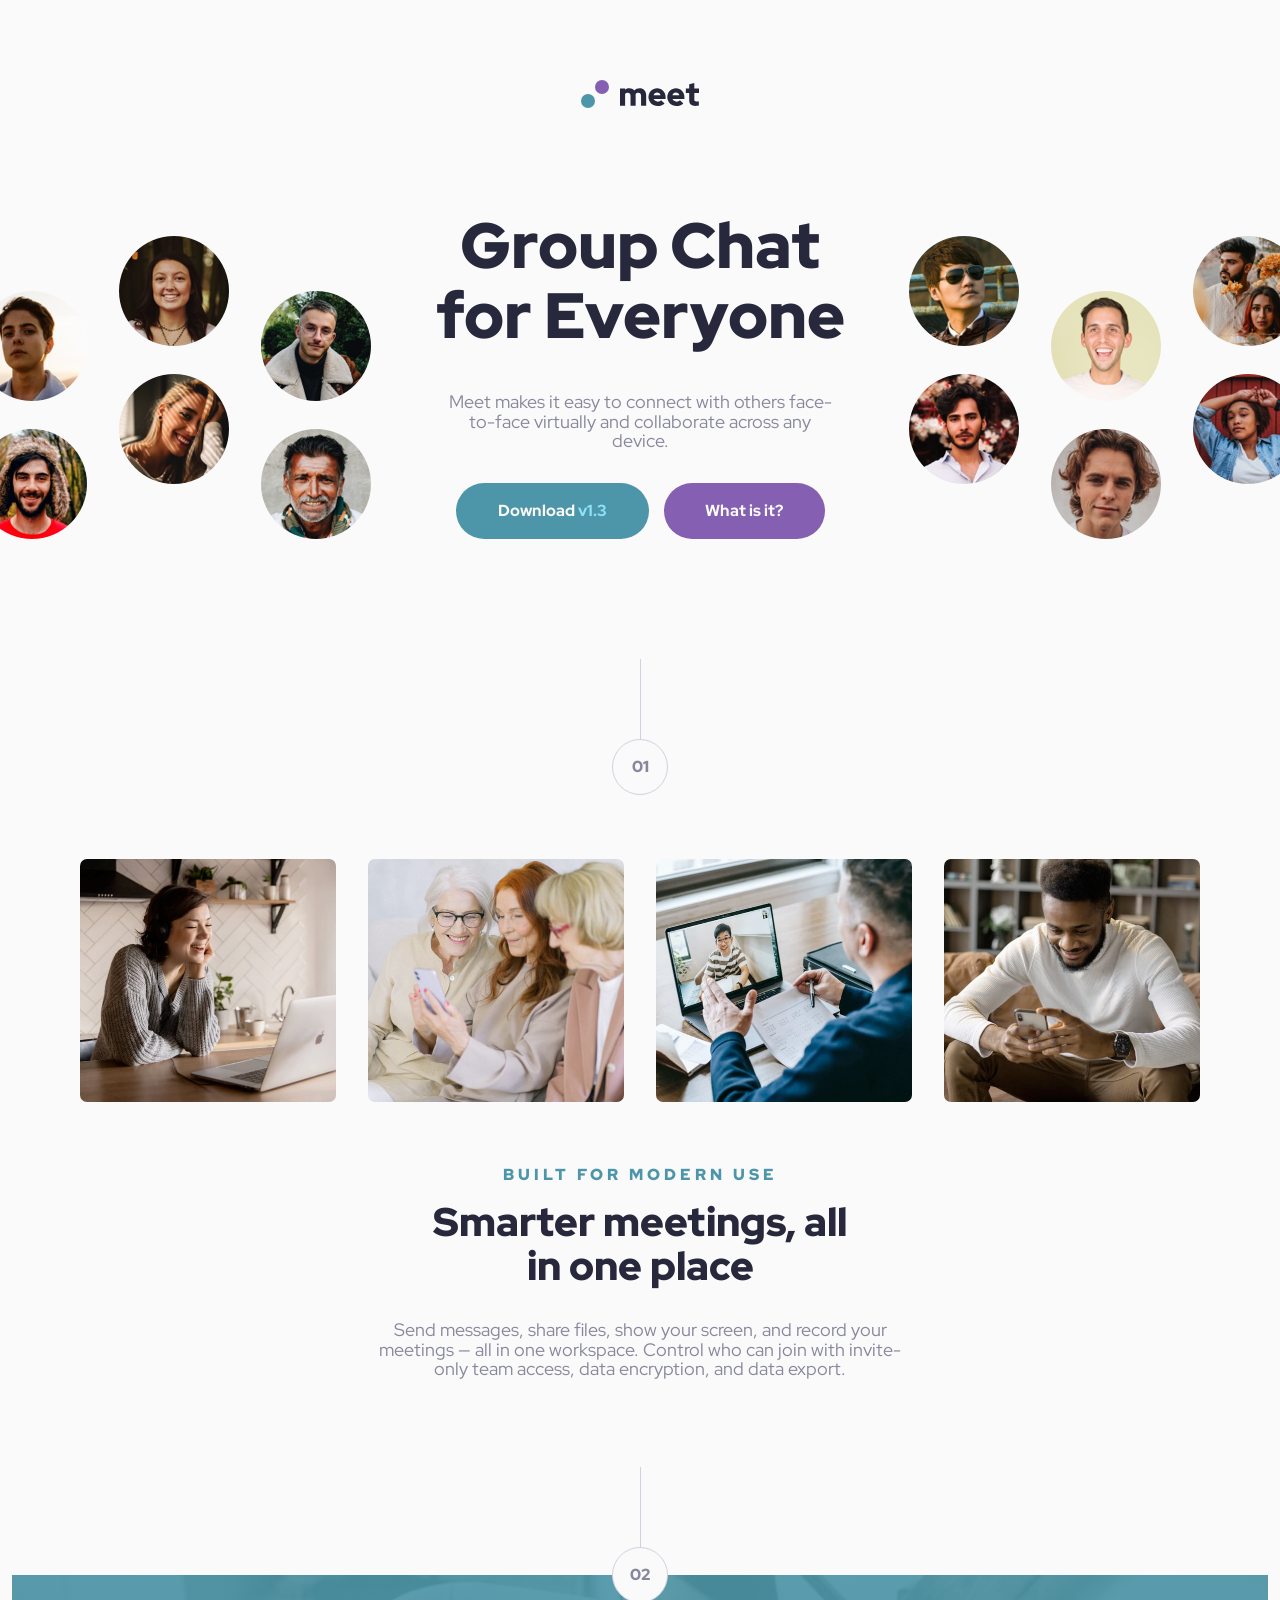
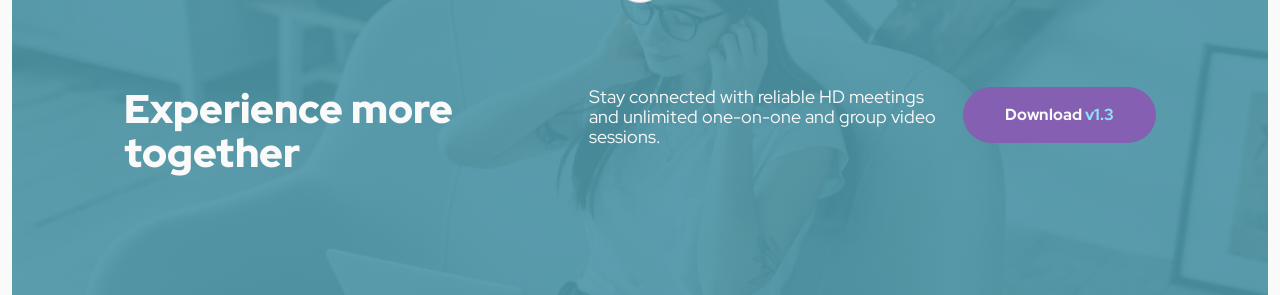
<file: index.html>
<!DOCTYPE html>
<html lang="en">

<head>
  <meta charset="UTF-8">
  <meta name="viewport" content="width=device-width, initial-scale=1.0">

  <link rel="icon" type="image/png" sizes="32x32" href="./assets/favicon-32x32.png">

  <title>Frontend Mentor | Meet landing page</title>

  <link href="https://fonts.googleapis.com/css2?family=Red+Hat+Display:ital,wght@0,300..900;1,300..900&display=swap"
    rel="stylesheet">

  <link rel="stylesheet" href="bootstrap-5.3.3-dist/css/bootstrap.min.css">
  <link rel="stylesheet" href="app.css">

</head>

<body>

  <div class="container-fluid">

    <header class="d-flex justify-content-center">
      <img src="assets/logo.svg" alt="Logo picture" class="logo">

    </header>

    <section class="section-one d-flex">
      <div class="image-left">
        <picture>

          <source media="(max-width: 1140px)" srcset="assets/tablet/image-hero.png">
          <img src="assets/desktop/image-hero-left.png" alt="">
        </picture>

      </div>
      <div class="group-chat">
        <h1 class="text-preset-1">Group Chat <br> for Everyone</h1>
        <p class="text text-preset-4">Meet makes it easy to connect with others face-to-face virtually and collaborate
          across any
          device.</p>
        <div class="buttons-section">
          <button type="button" class="btn btn-primary rounded-pill btn-lg button-blue button-long">Download
            <span>v1.3</span></button>
          <button type="button" class="btn btn-primary rounded-pill button-purple button-short">What is it?</button>
        </div>


      </div>
      <div class="image-right">
        <img src="assets/desktop/image-hero-right.png" alt="">
      </div>

    </section>

    <section class="section-two">
      <div class="line-and-circle">
        <div class="line line-1"></div>
        <div class="circle text-preset-5">01</div>
      </div>

      <div class="image-gallery">

        <img src="assets/desktop/image-woman-in-videocall.jpg" alt="" class="pic1">
        <img src="assets/desktop/image-women-videochatting.jpg" alt="" class="pic2">



        <img src="assets/desktop/image-men-in-meeting.jpg" alt="" class="pic3">
        <img src="assets/desktop/image-man-texting.jpg" alt="" class="pic4">



      </div>

      <div class="feature-content">
        <div class="title">
          <p class="overline text-preset-3">Built for modern use</p>
          <h2 class="text-preset-2">Smarter meetings, all in one place</h2>
        </div>
        <p class="text-2 text-preset-4">Send messages, share files, show your screen, and record your meetings — all in
          one
          workspace. Control who can join with invite-only team access, data encryption, and data export.</p>
      </div>
    </section>
    <section class="section-three">
      <div class="line-and-circle">
        <div class="line line-2"></div>
        <div class="circle circle-2 text-preset-5">02</div>
      </div>
      <footer>
        <div class="footer-info-box">
          <h2 class="text-preset-2">Experience more together</h2>
          <p class="footer-text text-preset-4">Stay connected with reliable HD meetings and unlimited one-on-one and
            group
            video sessions.</p>
          <button type="button" class="btn btn-primary rounded-pill btn-lg button-purple button-long">Download
            <span>v1.3</span></button>
        </div>
      </footer>
    </section>



  </div>

  <script src="bootstrap-5.3.3-dist/js/bootstrap.min.js"></script>
</body>

</html>
</file>
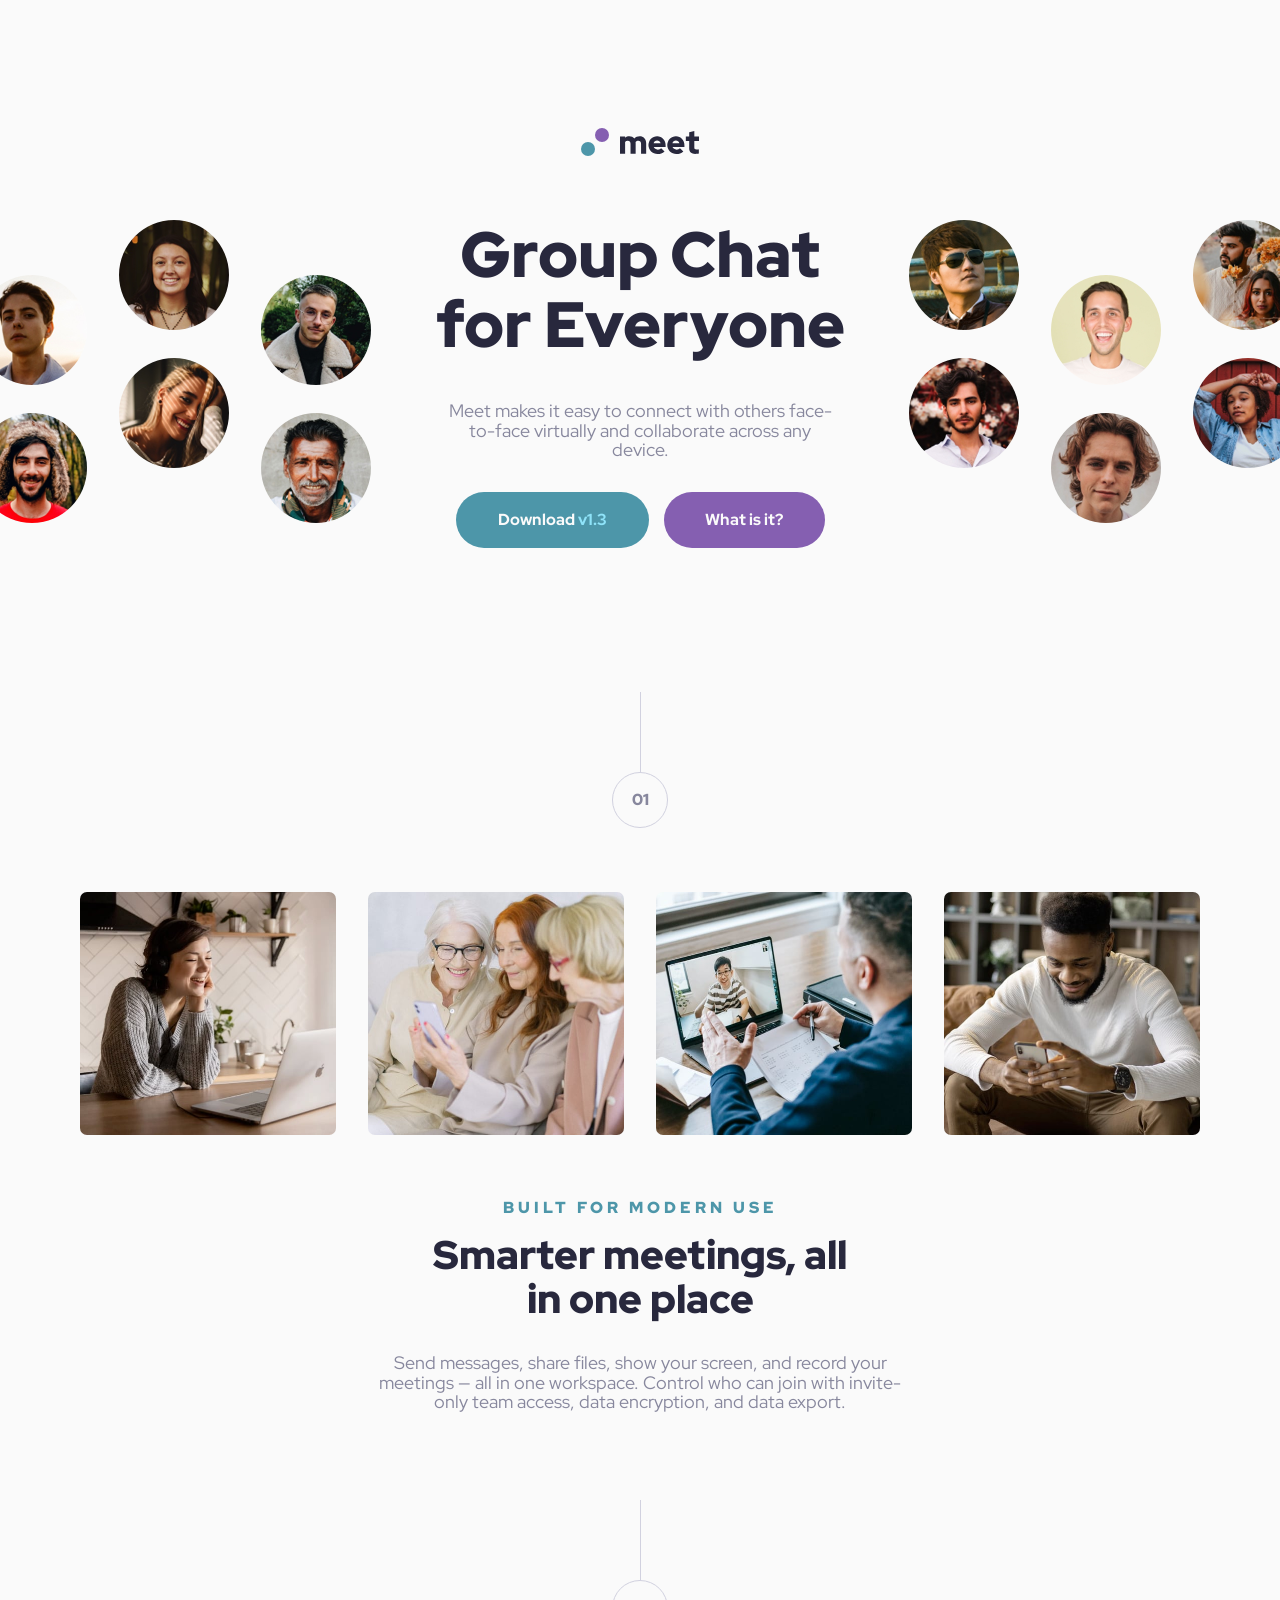
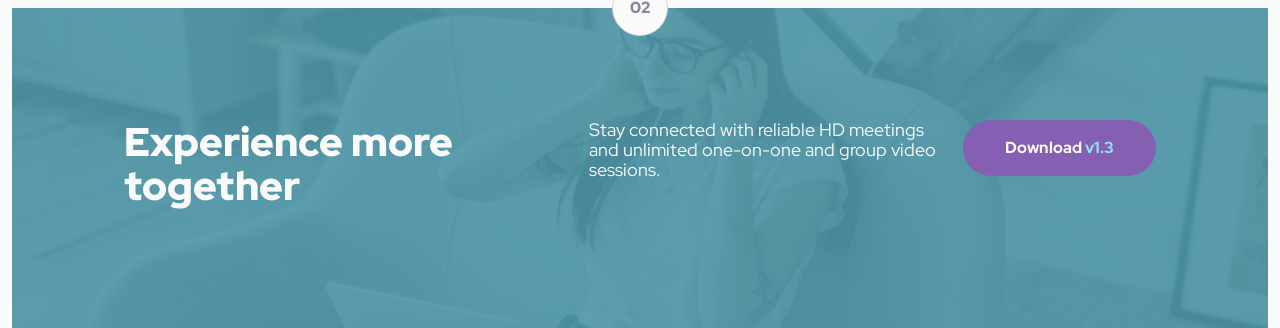
<file: starter-code/index.html>
<!DOCTYPE html>
<html lang="en">

<head>
  <meta charset="UTF-8">
  <meta name="viewport" content="width=device-width, initial-scale=1.0">

  <link rel="icon" type="image/png" sizes="32x32" href="./assets/favicon-32x32.png">

  <title>Frontend Mentor | Meet landing page</title>

  <link href="https://fonts.googleapis.com/css2?family=Red+Hat+Display:ital,wght@0,300..900;1,300..900&display=swap"
    rel="stylesheet">

  <link rel="stylesheet" href="bootstrap-5.3.3-dist/css/bootstrap.min.css">
  <link rel="stylesheet" href="app.css">

</head>

<body>

  <div class="container-fluid">

    <header class="d-flex justify-content-center mt-5">
      <img src="assets/logo.svg" alt="Logo picture" class="logo">

    </header>

    <section class="section-one d-flex">
      <div class="image-left">
        <picture>

          <source media="(max-width: 1068px)" srcset="assets/tablet/image-hero.png" alt="">
          <img src="assets/desktop/image-hero-left.png" alt="">
        </picture>

      </div>
      <div class="group-chat">
        <h1 class="text-preset-1">Group Chat <br> for Everyone</h1>
        <p class="text text-preset-4">Meet makes it easy to connect with others face-to-face virtually and collaborate
          across any
          device.</p>
        <div class="buttons-section">
          <button type="button" class="btn btn-primary rounded-pill btn-lg button-blue button-long">Download
            <span>v1.3</span></button>
          <button type="button" class="btn btn-primary rounded-pill button-purple button-short">What is it?</button>
        </div>


      </div>
      <div class="image-right">
        <img src="assets/desktop/image-hero-right.png" alt="">
      </div>

    </section>

    <section class="section-two">
      <div class="line-and-circle">
        <div class="line line-1"></div>
        <div class="circle text-preset-5">01</div>
      </div>

      <div class="image-gallery">
        <img src="assets/desktop/image-woman-in-videocall.jpg" alt="">
        <img src="assets/desktop/image-women-videochatting.jpg" alt="">
        <img src="assets/desktop/image-men-in-meeting.jpg" alt="">
        <img src="assets/desktop/image-man-texting.jpg" alt="">

      </div>

      <div class="feature-content">
        <div class="title">
          <p class="overline text-preset-3">Built for modern use</p>
          <h2 class="text-preset-2">Smarter meetings, all in one place</h2>
        </div>
        <p class="text-2 text-preset-4">Send messages, share files, show your screen, and record your meetings — all in
          one
          workspace. Control who can join with invite-only team access, data encryption, and data export.</p>
      </div>
    </section>
    <section class="section-three">
      <div class="line-and-circle">
        <div class="line line-2"></div>
        <div class="circle circle-2 text-preset-5">02</div>
      </div>
      <footer>
        <div class="footer-info-box">
          <h2 class="text-preset-2">Experience more together</h2>
          <p class="footer-text text-preset-4">Stay connected with reliable HD meetings and unlimited one-on-one and
            group
            video sessions.</p>
          <button type="button" class="btn btn-primary rounded-pill btn-lg button-purple button-long">Download
            <span>v1.3</span></button>
        </div>
      </footer>
    </section>



  </div>

  <script src="bootstrap-5.3.3-dist/js/bootstrap.min.js"></script>
</body>

</html>
</file>
<file: app.css>
* {
    margin: 0;
    padding: 0;
    box-sizing: border-box;
}


:root {

    /* Colors */

    --Cyan-600: #4D96A9;
    --Cyan-300: #8FE3F9;
    --Purple-600: #855FB1;
    --Purple-300: #D9B8ff;
    --Slate-900: #28283D;
    --Slate-600: #87879D;
    --Slate-300: #D1D1DF;
    --White: #FAFAFA;
}

/* Preset text settings */

.text-preset-1 {
    font-size: 64px;
    line-height: 110%;
    letter-spacing: 0px;
}

.text-preset-2 {
    font-size: 40px;
    line-height: 110%;
    letter-spacing: 0px;
}

.text-preset-3 {
    font-size: 16px;
    line-height: 110%;
    letter-spacing: 4px;
}

.text-preset-4 {
    font-size: 18px;
    line-height: 110%;
    letter-spacing: 0px;
}

.text-preset-5 {
    font-size: 16px;
    line-height: 150%;
    letter-spacing: 0px;
}


body {
    font-family: "Red Hat Display", serif;
    background-color: var(--White);
    max-width: 1440px;
    margin: 0px auto;
}


.logo {
    margin-top: 80px;
}


.section-one {
    margin-top: 64px;
    justify-content: space-between;
    padding-top: 64px;
    padding-bottom: 64px;
    //max-width: 120% !important;
    //margin-right: 150px !important;
}


.image-left img {
    margin-left: -35px;
}

.image-right img {
    margin-right: -35px
}


/* Button Styles */

.buttons-section .btn {
    margin: 0 7.5px;
}

.btn {
    height: 56px;
    color: var(--White);
    border: none;
    font-weight: 800;
    font-size: medium;
}

.button-long {
    width: 193px;
    min-width: 193px;
}

.button-short {
    min-width: 161px !important;
    flex-basis: 161px;

}

.button-blue {
    background-color: var(--Cyan-600);
}

.button-blue:hover {
    background-color: #71C0D4;
}

.button-purple {
    background-color: var(--Purple-600);
}

.button-purple:hover {
    background-color: #B18BDD;
}

.btn span {
    color: var(--Cyan-300);
}

.group-chat {
    display: flex;
    flex-direction: column;
    align-items: center;
    justify-content: center;
    margin-top: -25px;
}

.group-chat .text {
    max-width: 400px;
    color: var(--Slate-600);
    text-align: center;
    margin: 32px 0;

}


h1 {
    font-weight: 900;
    color: var(--Slate-900);
    text-align: center;
}


.line-and-circle {
    display: flex;
    flex-direction: column;
    justify-content: center;
    align-items: center;
}

.line {
    border-color: var(--Slate-300);
    height: 80px;
    width: 1px;
    color: #28283D;
    background-color: var(--Slate-300);
}

.line-1 {
    margin: 0 auto 0 auto;
}

.circle {
    width: 56px;
    height: 56px;
    background-color: var(--White);

    border-radius: 50%;
    border: 1px solid var(--Slate-300);
    display: flex;
    justify-content: center;
    align-items: center;
    color: var(--Slate-600);
    font-weight: 900;
}

.section-two {
    display: flex;
    flex-direction: column;
    align-items: center;
    padding-top: 56px;
    padding-bottom: 72px;
}

.image-gallery {
    max-width: 1120px;
    width: 100%;
    display: flex;
    justify-content: space-between;
    margin: 64px auto;
}

.image-gallery img {
    max-width: 256px;
    border-radius: 7px;
}

.feature-content {
    display: flex;
    flex-direction: column;
    align-items: center;
    max-width: 544px;
}

.title {
    max-width: 445px;
    display: flex;
    flex-direction: column;
    align-items: center;
}

.overline {
    text-transform: uppercase;
    color: var(--Cyan-600);
    font-weight: 900;
}

.section-two h2 {
    color: var(--Slate-900);
    font-weight: 900;
    text-align: center;
    margin-bottom: 32px;
}

.text-2 {
    color: var(--Slate-600);
    text-align: center;
}

.line-2 {
    margin: 0 auto 0 auto;
}

.circle-2 {
    margin-bottom: -28px;
}


footer {
    display: flex;
    justify-content: center;
    padding: 112px;
    width: 100%;

    /* Background settings */
    background-image: linear-gradient(rgba(77, 150, 168, 0.9), rgba(77, 150, 168, 0.9)), url(assets/desktop/image-footer.jpg);
    background-size: cover;
    background-position: center;

}

.footer-info-box {
    display: flex;
    flex-direction: row;
    justify-content: space-between;
    width: 100%;
    max-width: 1120px;
}

footer h2 {
    font-weight: 900;
    max-width: 445px;
}

footer h2,
.footer-text {
    color: var(--White);
    text-align: left;
}

.footer-text {
    max-width: 355px;
}



@media (max-width: 1300px) {
    .buttons-section {
        display: flex;
    }
}



@media (max-width: 1140px) {


    .section-one {
        justify-content: center;
        flex-wrap: wrap;
        padding-bottom: 64px;

    }

    .image-left picture img {
        //width: 100%;
        //height: auto;
        max-width: 100%;
        margin: 0px auto;
    }


    .image-right {
        display: none;
    }

    .group-chat h1 {
        font-size: 48px;
        margin-top: 72px;
    }

    .buttons-section {
        display: flex;
        flex-direction: row;
        min-width: 371px;
    }

    .section-two {
        padding-top: 56px;
        padding-bottom: 64px;
    }


    .image-gallery {
        max-width: 680px;
    }

    .image-gallery img {
        max-width: 152px;
    }

    .footer-info-box {
        flex-direction: column;
        width: 90%;
        align-items: center;
    }


    footer h2 {
        font-weight: 900;
        max-width: 515px;
    }

    footer h2,
    .footer-text {
        text-align: center;
        color: var(--White);
    }

    .footer-text {
        max-width: 504px;
        margin: 25px;
    }



    .button-purple {
        min-width: 193px;
    }

    footer {
        padding: 64px 32px;

    }
}

@media(max-width: 768px) {
    footer {
        background-image: linear-gradient(rgba(77, 150, 168, 0.9), rgba(77, 150, 168, 0.9)), url(assets/tablet/image-footer.jpg);

        background-size: cover;
        background-position: center;
    }

    .overline {
        font-size: 14px;
    }

    .title h2 {
        font-size: 30px;
    }

    .text-2 {
        font-size: 16px;
    }

}


@media (max-width: 635px) {
    .image-gallery {
        display: flex;
        flex-wrap: wrap;
        max-width: 311px;
    }

    .image-gallery img {
        max-width: 147px;
    }

    .image-gallery .pic3,
    .image-gallery .pic4 {
        margin-top: 16px;
    }
}

@media(max-width:550px) {
    .buttons-section {

        flex-wrap: wrap;
        justify-content: center;
    }

}


@media (max-width:424px) {

    .section-one {
        padding-bottom: 32px;
    }

    .section-two {
        padding-top: 32x;
    }

    .group-chat h1 {
        font-size: 32px;
        margin-top: 48px;
    }

    .group-chat p {
        width: 270px;
    }

    .buttons-section .button-short {
        margin-top: 10px;
    }

    footer {
        background-image: linear-gradient(rgba(77, 150, 168, 0.9), rgba(77, 150, 168, 0.9)), url(assets/mobile/image-footer.jpg);
        background-size: cover;
        background-position: center;

    }

    .footer-info-box h2 {
        font-size: 30px;
        max-width: 445px;
    }


}

@media (max-width: 350px) {

    .image-gallery {
        max-width: 270px;
    }

    .image-gallery img {
        max-width: 130px;
    }

    .image-gallery .pic3,
    .image-gallery .pic4 {
        margin-top: 10px;
    }
}


@media (max-width: 300px) {
    .image-gallery {
        display: flex;
        flex-wrap: wrap;
        max-width: 250px;
        justify-content: center;
    }

    .image-gallery img {
        max-width: 120px;
    }

    .image-gallery .pic1,
    .image-gallery .pic2,
    .image-gallery .pic3,
    .image-gallery .pic4 {
        margin-top: 10px;
    }
}
</file>
<file: starter-code/app.css>
* {
    margin: 0;
    padding: 0;
    box-sizing: border-box;
    //border: 2px solid black;
}


:root {

    /* Colors */

    --Cyan-600: #4D96A9;
    --Cyan-300: #8FE3F9;
    --Purple-600: #855FB1;
    --Purple-300: #D9B8ff;
    --Slate-900: #28283D;
    --Slate-600: #87879D;
    --Slate-300: #D1D1DF;
    --White: #FAFAFA;
}

/* Preset text settings */

.text-preset-1 {
    font-size: 64px;
    line-height: 110%;
    letter-spacing: 0px;
}

.text-preset-2 {
    font-size: 40px;
    line-height: 110%;
    letter-spacing: 0px;
}

.text-preset-3 {
    font-size: 16px;
    line-height: 110%;
    letter-spacing: 4px;
}

.text-preset-4 {
    font-size: 18px;
    line-height: 110%;
    letter-spacing: 0px;
}

.text-preset-5 {
    font-size: 16px;
    line-height: 150%;
    letter-spacing: 0px;
}


body {
    font-family: "Red Hat Display", serif;
    background-color: var(--White);
    max-width: 1440px;
    margin: 0px auto;
}

//header {
margin-top: 80px;
}

.logo {
    margin-top: 80px;
}


.section-one {
    margin-top: 64px;
    justify-content: space-between;


    //padding: 64px 0 64px 0;

}


.image-left img {
    margin-left: -35px;



}

.image-right img {
    margin-right: -35px
}

.buttons-section {}

/* Button Styles */

.buttons-section .btn {
    margin: 0 7.5px;
}

.btn {
    height: 56px;
    color: var(--White);
    border: none;
    font-weight: 800;
    font-size: medium;
}

.button-long {
    width: 193px;
    min-width: 193px;
}

.button-short {
    width: 161px;
}

.button-blue {
    background-color: var(--Cyan-600);
}

.button-blue:hover {
    background-color: #71C0D4;
}

.button-purple {
    background-color: var(--Purple-600);
}

.button-purple:hover {
    background-color: #B18BDD;
}

.btn span {
    color: var(--Cyan-300);
}



.group-chat {
    display: flex;
    flex-direction: column;
    align-items: center;
    justify-content: center;
}

.group-chat .text {
    max-width: 400px;
    color: var(--Slate-600);
    text-align: center;
    margin: 32px 0;

}


h1 {
    font-weight: 900;
    color: var(--Slate-900);
    text-align: center;
}


.line-and-circle {
    display: flex;
    flex-direction: column;
    justify-content: center;
    align-items: center;
}

.line {
    border-color: var(--Slate-300);
    height: 80px;
    width: 1px;
    color: #28283D;
    background-color: var(--Slate-300);

}

.line-1 {
    margin: 144px auto 0 auto;

}

.circle {
    width: 56px;
    height: 56px;
    background-color: var(--White);

    border-radius: 50%;
    border: 1px solid var(--Slate-300);
    display: flex;
    justify-content: center;
    align-items: center;
    color: var(--Slate-600);
    font-weight: 900;

}

.section-two {
    display: flex;
    flex-direction: column;
    align-items: center;
    padding-bottom: 72px;


}

.image-gallery {
    max-width: 1120px;
    width: 100%;
    display: flex;
    justify-content: space-between;
    margin: 64px auto;
}

.image-gallery img {
    max-width: 256px;
    border-radius: 7px;

}

.feature-content {
    display: flex;
    flex-direction: column;
    align-items: center;
    max-width: 544px;

}

.title {
    max-width: 445px;
    display: flex;
    flex-direction: column;
    align-items: center;
}

.overline {
    text-transform: uppercase;
    color: var(--Cyan-600);
    font-weight: 900;
}

.section-two h2 {
    color: var(--Slate-900);
    font-weight: 900;
    text-align: center;
    margin-bottom: 32px;
}

.text-2 {
    color: var(--Slate-600);
    text-align: center;
}

.line-2 {
    margin: 0 auto 0 auto;
}

.circle-2 {
    margin-bottom: -28px;
}


footer {

    display: flex;
    justify-content: center;
    padding: 112px;
    width: 100%;

    /* Background settings */
    background-image: linear-gradient(rgba(77, 150, 168, 0.9), rgba(77, 150, 168, 0.9)), url(assets/desktop/image-footer.jpg);
    background-size: cover;
    background-position: center;
    //background-repeat: repeat;



}

.footer-info-box {
    display: flex;
    flex-direction: row;
    justify-content: space-between;
    width: 100%;
    max-width: 1120px;

}

footer h2 {

    font-weight: 900;
    max-width: 445px;

}

footer h2,
.footer-text {
    color: var(--White);
    text-align: left;
}

.footer-text {
    max-width: 355px;
}

footer .btn {
    //margin-top: 20px;

}


@media (max-width: 1300px) {
    .buttons-section {
        display: flex;
    }

    .button-short {
        width: 161px;
    }
}





@media (max-width: 1068px) {

    .section-one {
        justify-content: center;
        flex-wrap: wrap;

    }


    .image-left picture img {
        width: 100%;
        height: auto;
        max-width: 100%;
        margin: 0px auto;
    }


    .image-right {
        display: none;
    }

    .group-chat h1 {
        font-size: 48px;
    }


    .buttons-section {
        display: flex;
        flex-direction: row;
        min-width: 371px;
    }

    .button-long {
        min-width: 193px;
    }

    .button-short {
        max-width: 161px;
    }


    .image-gallery {
        max-width: 680px;
    }

    .image-gallery img {
        max-width: 152px;
    }



    .footer-info-box {
        flex-direction: column;
        width: 90%;
        align-items: center;
    }


    footer h2 {
        font-weight: 900;
        max-width: 515px;
    }

    footer h2,
    .footer-text {
        text-align: center;
        color: var(--White);
    }

    .footer-text {
        max-width: 504px;
        margin: 25px;
    }

    footer .btn {
        //margin-top: 20px;
    }

    .button-purple {
        min-width: 193px;
    }

    footer {
        padding: 64px 32px;
        /* Less padding on smaller screens */
    }
}

@media (max-width:480px) {

    .group-chat h1 {
        font-size: 32px;
        margin-top: 48px;
    }


    /* CHANGE THIS CODE BELOW!!! */
    /* CHANGE THIS CODE BELOW!!! */
    /* CHANGE THIS CODE BELOW!!! */
    /* CHANGE THIS CODE BELOW!!! */
    .group-chat p {
        max-width: 100px;

    }


}

//overflow-wrap: break-word;
</file>
